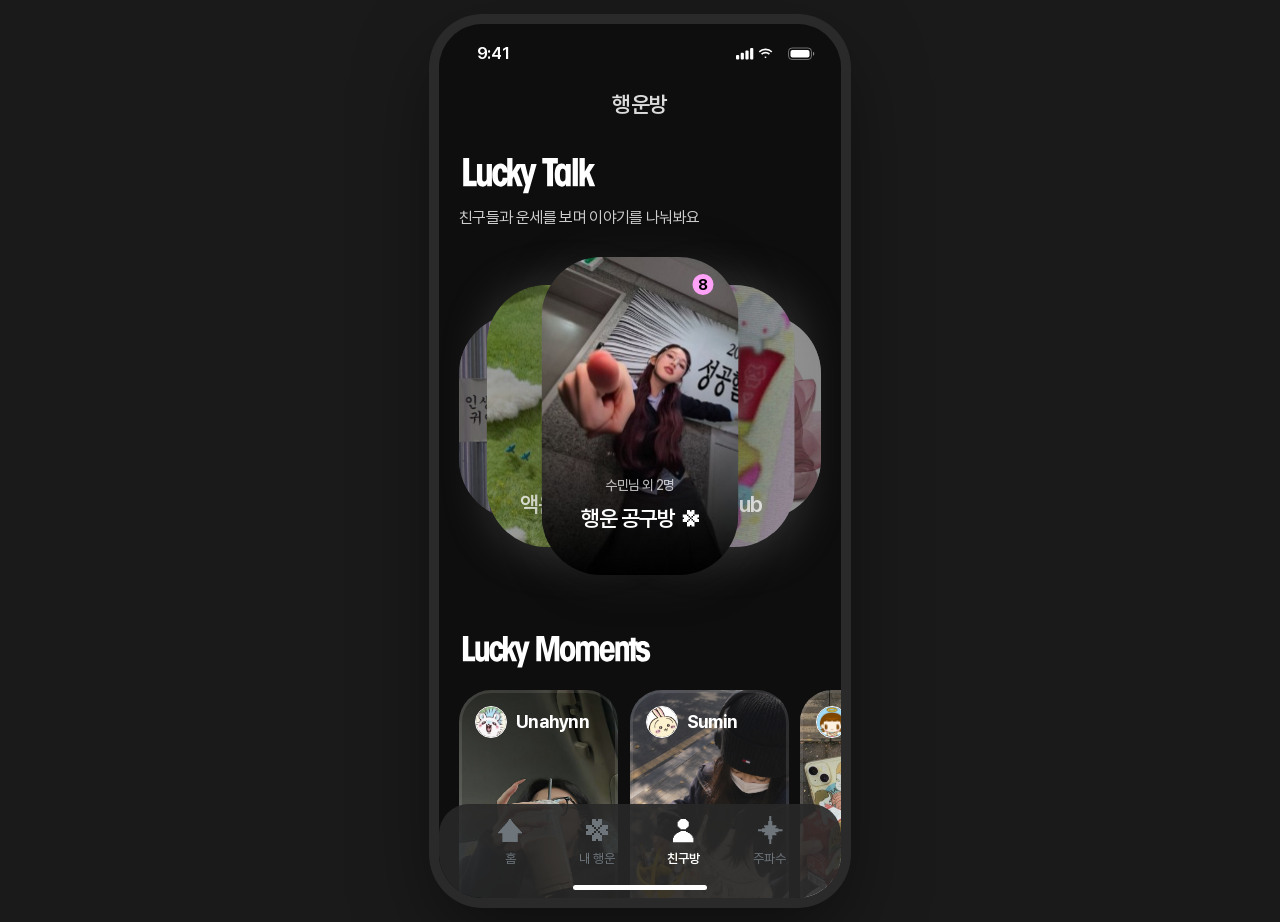
<file: chiring/index.html>
<!doctype html>
<html lang="ko">
  <head>
    <meta charset="UTF-8" />
    <meta name="viewport" content="width=device-width, initial-scale=1.0, viewport-fit=cover" />
    <meta name="theme-color" content="#0e0e0e" />
    <title>치링 행운방</title>
    <script type="module" crossorigin src="./assets/index-Dumq3RPy.js"></script>
    <link rel="stylesheet" crossorigin href="./assets/index-BHSHMGcn.css">
  </head>
  <body>
    <div id="root"></div>
  </body>
</html>
</file>
<file: chiring/assets/index-BHSHMGcn.css>
@font-face{font-family:Pretendard;font-weight:400;font-display:swap;src:url(./Pretendard-Regular.subset-BZqc2FCe.woff2)format("woff2")}@font-face{font-family:Pretendard;font-weight:500;font-display:swap;src:url(./Pretendard-Medium.subset-D07TkZcI.woff2)format("woff2")}@font-face{font-family:Pretendard;font-weight:600;font-display:swap;src:url(./Pretendard-SemiBold.subset-DdMYyxPR.woff2)format("woff2")}@font-face{font-family:Pretendard;font-weight:700;font-display:swap;src:url(./Pretendard-Bold.subset-NvQkMce4.woff2)format("woff2")}:root{--bg:#0e0e0e;--text:#fff;--text-80:#fffc;--text-70:#ffffffb3;--muted:#6e767c;--pink:#ffa1f7;--font-body:"Pretendard", -apple-system, BlinkMacSystemFont, system-ui, sans-serif;--lightningcss-light: ;--lightningcss-dark:initial;color-scheme:dark}*{box-sizing:border-box;margin:0;padding:0}html,body{font-family:var(--font-body);color:var(--text);-webkit-font-smoothing:antialiased;background:#1a1a1a}button{font:inherit;color:inherit;cursor:pointer;background:0 0;border:0}img{-webkit-user-select:none;user-select:none;-webkit-user-drag:none;display:block}.phone{background:var(--bg);width:100%;max-width:402px;min-height:100dvh;margin:0 auto;position:relative;overflow-x:clip}@media (width>=500px){body{padding:24px 0}.phone{scrollbar-width:none;border-radius:44px;height:874px;min-height:874px;overflow-y:auto;box-shadow:0 0 0 10px #2a2a2a,0 30px 80px #00000080}.phone::-webkit-scrollbar{display:none}}.bottom-nav{z-index:10;-webkit-backdrop-filter:blur(10px);background:#282828e6;border-radius:30px 30px 0 0;height:94px;margin-top:-94px;position:sticky;bottom:0}.bottom-nav__list{grid-template-columns:repeat(4,1fr);padding:12px 28px 0;list-style:none;display:grid}.bottom-nav__item{width:100%;color:var(--muted);letter-spacing:-.065px;flex-direction:column;align-items:center;gap:2px;font-size:13px;line-height:2;display:flex}.bottom-nav__item.is-active{color:#fff;font-weight:600}.home-indicator{background:#fff;border-radius:100px;width:134px;height:5px;position:absolute;bottom:8px;left:50%;transform:translate(-50%)}.status-bar{z-index:5;color:#fff;justify-content:space-between;align-items:center;height:54px;padding:18px 26px 14px 27px;display:flex;position:relative}.status-bar__time{text-align:center;width:54px;font-family:-apple-system, "SF Pro Text", var(--font-body);letter-spacing:-.4px;font-size:17px;font-weight:600}.status-bar--dark{color:#000}.avatar{background:#666;border:1px solid #fff;border-radius:100px;flex:none;display:inline-block;position:relative;overflow:hidden}.avatar img{object-fit:cover;width:100%;max-width:none;height:100%;position:absolute;inset:0}.friends{padding-bottom:118px}.gnb{justify-content:center;align-items:center;height:53px;display:flex;position:relative}.gnb__title{letter-spacing:-.44px;color:#ffffffd9;font-size:22px;font-weight:600;line-height:1.2}.title-img{padding:0 0 0 22.8px;line-height:0}.lucky-talk{padding-top:27px}.lucky-talk__desc{letter-spacing:-.64px;color:var(--text-80);margin-top:14px;padding:0 20px;font-size:16px;line-height:1.3}.carousel{margin-top:28px}.carousel__stage{touch-action:pan-y;height:318px;position:relative}.room-card{text-align:center;-webkit-tap-highlight-color:transparent;border-radius:60px;width:197px;height:318px;transition:left .45s cubic-bezier(.22,1,.36,1),top .45s cubic-bezier(.22,1,.36,1),width .45s cubic-bezier(.22,1,.36,1),height .45s cubic-bezier(.22,1,.36,1),opacity .45s,box-shadow .45s;position:absolute;top:0;left:50%;overflow:hidden;transform:translate(-50%)}.room-card--center{z-index:5;box-shadow:3.5px 3.5px 48px #37373740}.room-card--left,.room-card--right{z-index:4;width:162.6px;height:262.5px;top:28px;box-shadow:3.5px 3.5px 48px #bbbbbb40}.room-card--left{left:calc(50% - 72.5px)}.room-card--right{left:calc(50% + 73.3px)}.room-card--far-left,.room-card--far-right{z-index:3;opacity:.89;width:126px;height:205px;top:57px}.room-card--far-left{left:calc(50% - 118px)}.room-card--far-right{left:calc(50% + 118px)}.room-card--hidden{z-index:1;opacity:0;pointer-events:none;width:126px;height:205px;top:57px}.room-card__img{object-fit:cover;width:100%;height:100%;position:absolute;inset:0}.room-card__gradient{opacity:0;background:linear-gradient(#0000 29.4%,#000 100%);transition:opacity .45s;position:absolute;inset:0}.room-card--center .room-card__gradient{opacity:1}.room-card__dim{background:#0003;transition:opacity .45s;position:absolute;inset:0}.room-card--center .room-card__dim{opacity:0}.room-card--far-left .room-card__dim,.room-card--far-right .room-card__dim{background:#0006}.room-card__badge{background:var(--pink);color:#000;width:21px;height:21px;font-family:"DIN Condensed", var(--font-display);border-radius:100px;font-size:15px;font-weight:700;line-height:22px;transition:opacity .3s;position:absolute;top:17.5px;right:25.5px;box-shadow:3.5px 3.5px 32px #73737340}.room-card__info{flex-direction:column;align-items:center;transition:top .45s cubic-bezier(.22,1,.36,1);display:flex;position:absolute;top:218px;left:0;right:0}.room-card__members{letter-spacing:-.56px;color:var(--text-70);font-size:14px;font-weight:500;line-height:1.45;transition:opacity .3s}.room-card__title{letter-spacing:-.88px;white-space:nowrap;color:#fff;align-items:center;gap:6.7px;margin-top:9px;font-size:22px;font-weight:600;line-height:1.3;display:inline-flex}.room-card--left .room-card__title,.room-card--right .room-card__title{color:var(--text-80)}.room-card:not(.room-card--center) .room-card__badge,.room-card:not(.room-card--center) .room-card__members,.room-card--far-left .room-card__title,.room-card--far-right .room-card__title,.room-card--hidden .room-card__title{opacity:0}.room-card__title{transition:opacity .3s}.room-card:not(.room-card--center) .room-card__info{top:176px}.lucky-moments{margin-top:61px}.moments{scroll-snap-type:x mandatory;scrollbar-width:none;gap:11.7px;margin-top:21.5px;padding:0 20px;scroll-padding:0 20px;list-style:none;display:flex;overflow-x:auto}.moments::-webkit-scrollbar{display:none}.moments>li{scroll-snap-align:start;flex:0 0 159px}.moment{text-align:left;-webkit-tap-highlight-color:transparent;border-radius:32px;width:159px;height:260px;transition:transform .15s;display:block;position:relative;overflow:hidden}.moment:active{transform:scale(.97)}.moment:after{content:"";pointer-events:none;border:3px solid #ffffff1a;border-radius:32px;position:absolute;inset:0}.moment__photo{object-fit:cover;width:100%;height:100%}.moment__shade{background:linear-gradient(#0006,#0000 64.8%);position:absolute;inset:0}.moment__user{align-items:center;gap:9px;display:flex;position:absolute;top:16px;left:16px}.moment__name{letter-spacing:-.72px;font-size:18px;font-weight:700;line-height:1.3}.story{background:var(--bg);touch-action:pan-y;height:874px;transition:transform .25s ease-out;position:relative;overflow:hidden}.story.enter-from-right{animation:.35s cubic-bezier(.22,1,.36,1) story-in-right}.story.enter-from-left{animation:.35s cubic-bezier(.22,1,.36,1) story-in-left}@keyframes story-in-right{0%{opacity:.3;translate:60%}}@keyframes story-in-left{0%{opacity:.3;translate:-60%}}.story__back{color:#fff;width:28px;height:28px;position:absolute;top:67px;left:20px}.story__photo{touch-action:none;border-radius:100px;width:362px;height:442px;position:absolute;top:107.22px;left:20px;overflow:hidden}.story__img{object-fit:cover;width:100%;height:100%}.story__caption{color:#000;letter-spacing:-1.05px;white-space:nowrap;background:#fff;border-radius:45px;justify-content:center;align-items:center;min-width:217px;height:39px;padding:0 29px;font-size:21px;font-weight:500;display:flex;position:absolute;top:46.63px;left:50%;transform:translate(-50%)}.sticker{-webkit-user-select:none;user-select:none;width:0;height:0;position:absolute}.sticker__art{pointer-events:auto;position:absolute;top:0;left:0;transform:translate(-50%,-50%)}.sticker__art img{max-width:none;image-rendering:pixelated;position:absolute}.sticker.is-mine .sticker__art{cursor:grab}.sticker.is-mine:active .sticker__art{cursor:grabbing}.sticker__label{transform:translate(-50%, var(--label-offset,38px));-webkit-backdrop-filter:blur(6px);color:#000;letter-spacing:-.52px;white-space:nowrap;pointer-events:none;background:#ffffff80;border-radius:27px;height:25px;padding:0 9px;font-size:13px;font-weight:600;line-height:25px;position:absolute;top:0;left:0}.sticker.is-stamp .sticker__art{animation:.55s cubic-bezier(.2,.9,.3,1.2) both sticker-stamp;animation-delay:var(--delay,0s)}.sticker.is-stamp .sticker__label{animation:.35s cubic-bezier(.34,1.56,.64,1) both label-in;animation-delay:calc(var(--delay,0s) + .28s)}@keyframes sticker-stamp{0%{opacity:0;rotate:-14deg;scale:1.9}45%{opacity:1;rotate:5deg;scale:.86}70%{rotate:-2deg;scale:1.08}to{opacity:1;rotate:0deg;scale:1}}@keyframes label-in{0%{opacity:0;translate:0 -6px;scale:.6}to{opacity:1;translate:0;scale:1}}@keyframes sticker-pop{0%{opacity:0;scale:.3}to{opacity:1;scale:1}}@media (prefers-reduced-motion:reduce){.sticker.is-stamp .sticker__art,.sticker.is-stamp .sticker__label{animation:none}}.story__author{justify-content:center;align-items:center;gap:7px;display:flex;position:absolute;top:564.5px;left:0;right:0}.story__avatar{background:#d1d7de;border:1.29px solid #7b7b7b}.story__name{letter-spacing:-.72px;font-size:18px;font-weight:700}.energy-btn{-webkit-backdrop-filter:blur(20px);-webkit-tap-highlight-color:transparent;background:#3f3f3f4d;border:1.4px solid #2d2d2d;border-radius:50%;place-items:center;transition:transform .15s;display:grid;position:absolute}.energy-btn:active{transform:scale(.9)}.energy-btn img{image-rendering:pixelated}.story__hint{text-align:center;letter-spacing:-.56px;color:#ffffffb3;font-size:14px;position:absolute;top:729px;left:0;right:0}.story__message{background:#282828;border-radius:40px;width:362px;height:60px;position:absolute;top:780.22px;left:20px}.story__message input{color:#fff;width:100%;height:100%;font:inherit;letter-spacing:-.72px;background:0 0;border:0;outline:0;padding:0 70px 0 35px;font-size:18px}.story__message input::placeholder{color:#fffc}.story__send{background:#ff39c7;border-radius:50%;place-items:center;width:44px;height:44px;display:grid;position:absolute;top:7.7px;right:9px}.story__toast{white-space:nowrap;background:#282828f2;border-radius:20px;padding:10px 16px;font-size:14px;animation:.3s ease-out sticker-pop;position:absolute;bottom:110px;left:50%;transform:translate(-50%)}.sticker.is-ghost{z-index:20;pointer-events:none}.sticker.is-ghost .sticker__art{filter:drop-shadow(0 6px 12px #00000080);transform:translate(-50%,-50%)scale(1.15)}.energy-btn{touch-action:none;cursor:grab}.story__photo,.story__author,.story__message,.story__send,.energy-btn,.story__hint{transition:transform .35s cubic-bezier(.22,1,.36,1),top .35s cubic-bezier(.22,1,.36,1),height .35s cubic-bezier(.22,1,.36,1),width .35s cubic-bezier(.22,1,.36,1),right .35s cubic-bezier(.22,1,.36,1),background .35s,opacity .25s}.story.is-typing .story__photo{transform-origin:50% 0;transform:translateY(-24.72px)scale(.733)}.story.is-typing .story__author{transform:translateY(-141px)scale(.83)}.story.is-typing .energy-btn,.story.is-typing .story__hint{opacity:0;pointer-events:none}.story.is-typing .story__message{-webkit-backdrop-filter:blur(15px);background:#ffffff30;height:50px;top:505px}.story.is-typing .story__message input{color:#fff;padding-left:22px;font-size:17px}.story.is-typing .story__send{width:40px;height:40px;top:5px;right:5px}@font-face{font-family:Oswald;font-style:normal;font-display:swap;font-weight:600;src:url(./oswald-cyrillic-ext-600-normal-DJv8RkPb.woff2)format("woff2"),url(./oswald-cyrillic-ext-600-normal-CXH_3Vsf.woff)format("woff");unicode-range:U+460-52F,U+1C80-1C8A,U+20B4,U+2DE0-2DFF,U+A640-A69F,U+FE2E-FE2F}@font-face{font-family:Oswald;font-style:normal;font-display:swap;font-weight:600;src:url(./oswald-cyrillic-600-normal-OIkAk3Qq.woff2)format("woff2"),url(./oswald-cyrillic-600-normal-B7zyAoGs.woff)format("woff");unicode-range:U+301,U+400-45F,U+490-491,U+4B0-4B1,U+2116}@font-face{font-family:Oswald;font-style:normal;font-display:swap;font-weight:600;src:url(./oswald-vietnamese-600-normal-h0z1RevK.woff2)format("woff2"),url(./oswald-vietnamese-600-normal-CH5CIKWT.woff)format("woff");unicode-range:U+102-103,U+110-111,U+128-129,U+168-169,U+1A0-1A1,U+1AF-1B0,U+300-301,U+303-304,U+308-309,U+323,U+329,U+1EA0-1EF9,U+20AB}@font-face{font-family:Oswald;font-style:normal;font-display:swap;font-weight:600;src:url(./oswald-latin-ext-600-normal-5Cvn_Zbc.woff2)format("woff2"),url(./oswald-latin-ext-600-normal-BUCHT9gM.woff)format("woff");unicode-range:U+100-2BA,U+2BD-2C5,U+2C7-2CC,U+2CE-2D7,U+2DD-2FF,U+304,U+308,U+329,U+1D00-1DBF,U+1E00-1E9F,U+1EF2-1EFF,U+2020,U+20A0-20AB,U+20AD-20C0,U+2113,U+2C60-2C7F,U+A720-A7FF}@font-face{font-family:Oswald;font-style:normal;font-display:swap;font-weight:600;src:url(./oswald-latin-600-normal-plFmSr5g.woff2)format("woff2"),url(./oswald-latin-600-normal-DRToI_2E.woff)format("woff");unicode-range:U+??,U+131,U+152-153,U+2BB-2BC,U+2C6,U+2DA,U+2DC,U+304,U+308,U+329,U+2000-206F,U+20AC,U+2122,U+2191,U+2193,U+2212,U+2215,U+FEFF,U+FFFD}:root{--font-number:"DIN Condensed", "Oswald", "Pretendard", sans-serif}.chat{color:#121212;background:#eff0f3;height:874px;position:relative;overflow:hidden}.chat__gnb{height:53px;position:absolute;top:54px;left:0;right:0}.chat__back{color:#000;width:28px;height:28px;position:absolute;top:13px;left:20px}.chat__title{letter-spacing:-.44px;color:#000;pointer-events:none;justify-content:center;align-items:center;gap:3px;font-size:22px;font-weight:600;line-height:1.2;display:flex;position:absolute;top:14px;left:0;right:0}.chat__count{letter-spacing:-.2px;color:#68717d;margin-left:5px;font-size:20px;font-weight:500}.chat__scroll{scrollbar-width:none;flex-direction:column;padding:9px 20px 20px 22px;display:flex;position:absolute;inset:107px 0 106px;overflow-y:auto}.chat__scroll::-webkit-scrollbar{display:none}.chat__date{letter-spacing:-.56px;color:#68717d;background:#e4e8ed;border-radius:200px;align-self:center;height:31px;padding:0 11px;font-size:14px;line-height:31px}.chat__from{gap:7.4px;margin-top:9px;display:flex}.chat__avatar{border-radius:50%;flex:none;width:40.6px;height:40.6px;margin-top:19px}.chat__from-body{flex-direction:column;align-items:flex-start;display:flex}.chat__name{letter-spacing:-.12px;height:17px;margin-bottom:2px;font-size:12px;line-height:1.45}.bubble{letter-spacing:-.16px;word-break:keep-all;border-radius:14px;max-width:260px;padding:9px 14px;font-size:15.7px;font-weight:500;line-height:1.45}.bubble--dark{color:#fff;background:#121212}.bubble--mine{color:#000;background:#ffa1f7;align-self:flex-end;margin-top:12px;font-size:15.1px;animation:.25s ease-out bubble-in}.chat__from+.bubble--mine{margin-top:32px}@keyframes bubble-in{0%{opacity:0;translate:0 8px}}.chat__signal{-webkit-tap-highlight-color:transparent;width:221px;height:239px;margin:12px 0 22px;transition:transform .15s}.chat__signal:active{transform:scale(.97)}.chat__signal img{width:100%;height:100%;animation:2.8s ease-in-out infinite seal-wiggle}@keyframes seal-wiggle{0%,80%,to{rotate:0deg}85%{rotate:-2deg}90%{rotate:2deg}95%{rotate:-1deg}}.chat__input{height:53px;position:absolute;top:774.8px;left:25.5px;right:25.5px}.chat__plus{color:#b8bcc4;background:#fff;border-radius:50%;width:43px;height:42px;font-size:26px;line-height:42px;position:absolute;top:5px;left:0}.chat__field{background:#fff;border-radius:130px;width:301px;height:53px;position:absolute;top:0;left:50px}.chat__field input{width:100%;height:100%;font:inherit;letter-spacing:-.48px;color:#121212;background:0 0;border:0;outline:0;padding:0 56px 0 17.5px;font-size:16px}.chat__field input::placeholder{color:#363a4359}.chat__send{background:#121212;border-radius:50%;place-items:center;width:34.7px;height:34.7px;display:grid;position:absolute;top:8.8px;right:10px}.chat__indicator{background:#000;border-radius:100px;width:134px;height:5px;margin-left:-67px;position:absolute;bottom:8px;left:50%}.sig{color:#fff;height:874px;position:relative;overflow:hidden}.sig--card{background:radial-gradient(70% 45% at 50% 52%,#0b4552 0%,#062a33 40%,#020b0e 75%,#000 100%)}.sig__gnb{z-index:6;height:53px;position:absolute;top:54px;left:0;right:0}.sig__close{place-items:center;width:30px;height:30px;display:grid;position:absolute;top:12px;left:14px}.sig__title{z-index:2;pointer-events:none;width:194.3px;margin-left:-97.15px;position:absolute;top:124px;left:50%}.sig__title--lg{width:242.7px;margin-left:-121.35px;top:123px}.sig__hint{text-align:center;letter-spacing:-.56px;color:#fff9;font-size:14px;line-height:1.3;position:absolute;top:700px;left:0;right:0}.sig__btn{color:#000;letter-spacing:-.4px;background:#f4f2f4;border-radius:40px;width:362px;height:56px;font-size:20px;font-weight:600;position:absolute;top:784px;left:20px}.sig__indicator{background:#fff;border-radius:100px;width:134px;height:5px;margin-left:-67px;position:absolute;bottom:8px;left:50%}.sig__toast{z-index:20;color:#fff;white-space:nowrap;background:#282828f2;border-radius:20px;padding:10px 16px;font-size:14px;animation:.25s ease-out bubble-in;position:absolute;bottom:150px;left:50%;transform:translate(-50%)}.sig__toast--light{background:#121212;bottom:110px}.sig__bottom-glow{filter:blur(40px);opacity:.35;pointer-events:none;background:radial-gradient(40% 50% at 30%,#0c53b7e6,#0000 70%),radial-gradient(50% 45% at 65% 55%,#3be7ff8c,#0000 70%);height:480px;transition:opacity .6s;animation:7s ease-in-out infinite alternate bottom-drift;position:absolute;bottom:-260px;left:-170px;right:-170px}.sig--card.is-flipped .sig__bottom-glow{opacity:.8}@keyframes bottom-drift{to{transform:translate(40px)scale(1.06)}}.flip{z-index:1;perspective:1400px;-webkit-tap-highlight-color:transparent;width:326px;height:412px;position:absolute;top:257px;left:38px}.flip:before{content:"";border-radius:100px;animation:3.4s ease-in-out infinite card-breathe;position:absolute;inset:0;box-shadow:0 0 30px 6px #39caff73}@keyframes card-breathe{0%,to{opacity:.4}50%{opacity:.9}}.flip__inner{transform-style:preserve-3d;transition:transform .7s cubic-bezier(.3,1.3,.4,1);position:absolute;inset:0}.sig--card.is-flipped .flip__inner{transform:rotateY(180deg)}.flip__face{backface-visibility:hidden;border-radius:100px;position:absolute;inset:0}.flip__front-img{width:402px;max-width:none;height:504px;position:absolute;top:-46px;left:-38px}.flip__back{color:#000;background:radial-gradient(85% 70% at 35% 25%,#f2fdff 0%,#c4f4ff 40%,#8ee7ff 75%,#6adcff 100%);display:block;overflow:hidden;transform:rotateY(180deg);box-shadow:0 0 20px 4px #39caff}.flip__sheen{pointer-events:none;border-radius:100px;position:absolute;inset:0;overflow:hidden}.flip__sheen:before{content:"";mix-blend-mode:soft-light;background:radial-gradient(closest-side at 30% 30%,#ffffff59,#0000 70%),radial-gradient(closest-side at 70% 75%,#aaf4ff40,#0000 70%);animation:8s ease-in-out infinite alternate sheen-drift;position:absolute;inset:-35%}.flip__sheen--back:before{mix-blend-mode:normal;opacity:.6}@keyframes sheen-drift{0%{transform:translate(-10%,-8%)rotate(0)}to{transform:translate(12%,10%)rotate(20deg)}}.flip__to,.flip__from{text-align:center;letter-spacing:-.72px;color:#000c;font-size:18px;font-weight:500;line-height:1.3;position:absolute;left:0;right:0}.flip__to{top:32px}.flip__from{top:353px}.flip__msg{text-align:center;white-space:pre-line;word-break:keep-all;letter-spacing:-1.44px;justify-content:center;align-items:center;font-size:36px;font-weight:600;line-height:1.5;display:flex;position:absolute;inset:75px 20px}.sig--listen{background:#000}.sig__icon{width:24px;height:24px;transition:transform .15s;position:absolute;top:15px}.sig__icon:active{transform:scale(.85)}.sig__icon img{width:24px;height:24px}.sig__icon--heart{left:318px}.sig__icon--heart.is-on img{filter:brightness(0)saturate()invert(39%)sepia(96%)saturate(3200%)hue-rotate(296deg)brightness(104%)contrast(101%);animation:.35s ease-out heart-pop}@keyframes heart-pop{50%{transform:scale(1.35)}}.sig__icon--share{left:358px}.signal-wave{pointer-events:none;width:402px;height:874px;position:absolute;inset:0}.listen__percent{z-index:2;text-align:center;font-family:var(--font-number);letter-spacing:-1.56px;font-variant-numeric:tabular-nums;font-size:52px;font-weight:600;line-height:1;position:absolute;top:430px;left:0;right:0}.listen__percent small{font-size:.82em}.listen__line{z-index:2;text-align:center;letter-spacing:-.34px;font-size:17px;font-weight:500;line-height:1.3;animation:.6s ease-out line-in;position:absolute;top:507px;left:0;right:0}@keyframes line-in{0%{opacity:0;translate:0 6px}}.listen__play{z-index:2;background:#fff;border-radius:50%;place-items:center;width:88px;height:88px;transition:transform .15s;display:grid;position:absolute;top:726px;left:157px}.listen__play:active{transform:scale(.92)}.listen__skip{z-index:2;width:28px;height:28px;position:absolute}.listen__skip img{width:28px;height:28px}.listen__skip--back{top:757px;left:97px}.listen__skip--fwd{top:758px;left:277px}.done{color:#000;background:#13e2ff;height:874px;position:relative;overflow:hidden}.done__hero{width:402px;max-width:none;height:479px;position:absolute;top:0;left:0}.done__sheet{filter:blur(6px);background:#fff;border-radius:50%;width:608px;height:611px;position:absolute;top:338px;left:-103px}.done__sheet:after{content:"";background:#fff;position:absolute;inset:260px 0 -200px}.done__title{width:273.7px;height:99px;position:absolute;top:367px;left:66px}.gauge{background:#13e2ff;border-radius:50px;width:362px;height:131px;position:absolute;top:494px;left:20px;overflow:hidden;box-shadow:0 0 23.7px #bbbbbb40}.gauge__label{text-align:center;letter-spacing:-.64px;font-size:16px;font-weight:700;line-height:1.3;position:absolute;top:14px;left:0;right:0}.gauge__value{text-align:center;font-family:var(--font-number);letter-spacing:-1.3px;font-size:44px;font-weight:600;line-height:1;position:absolute;top:44px;left:0;right:0}.gauge__value small{font-size:.8em}.gauge__wave{width:361px;height:18px;animation:3s ease-in-out infinite alternate wave-slide;position:absolute;top:103px;left:1px}.gauge__bubble{width:42.7px;height:42.7px;animation:2.4s ease-in-out infinite bubble-bob;position:absolute;top:81px;left:260px}@keyframes wave-slide{to{transform:translate(-6px)scaleY(1.2)}}@keyframes bubble-bob{50%{transform:translateY(-5px)rotate(12deg)}}.stat{background:#f6f5fb;border-radius:50px;width:176px;height:129px;position:absolute;top:635px}.stat--left{left:20px}.stat--right{left:205px}.stat__label{letter-spacing:-.64px;color:#9198a2;font-size:16px;font-weight:600;line-height:1.3;position:absolute;top:20px;left:24px}.stat__value{font-family:var(--font-number);letter-spacing:-1.2px;align-items:baseline;gap:4px;font-size:40px;font-weight:600;line-height:1;display:flex;position:absolute;top:72px;right:20px}.stat__plus{font-size:28px}.done__btn{color:#fff;letter-spacing:-.4px;background:#121212;border-radius:40px;width:362px;height:56px;font-size:20px;font-weight:600;position:absolute;top:784px;left:20px}@media (prefers-reduced-motion:reduce){.flip__sheen:before,.flip:before,.sig__bottom-glow,.chat__signal img,.gauge__wave,.gauge__bubble{animation:none}}.freq{background:#121212;height:874px;animation:.3s ease-out freq-in;position:relative;overflow:hidden}@keyframes freq-in{0%{opacity:0;translate:24px}}.freq__gnb{height:53px;position:absolute;top:54px;left:0;right:0}.freq__gnb-title{text-align:center;letter-spacing:-.2px;color:#b8b8b8;pointer-events:none;font-size:20px;font-weight:600;line-height:1.2;position:absolute;top:15px;left:0;right:0}.freq__close{place-items:center;width:30px;height:30px;display:grid;position:absolute;top:12.5px;left:14px}.freq__title{text-align:center;letter-spacing:-1.28px;color:#fff;font-size:32px;font-weight:600;line-height:1.3;position:absolute;top:135px;left:0;right:0}.freq__title em{color:#ffa1f7;font-style:normal}.freq__title--friend{top:131px}.freq__desc{text-align:center;letter-spacing:-.64px;color:#fff;font-size:16px;font-weight:500;line-height:1.3;position:absolute;top:235px;left:0;right:0}.who__card{-webkit-tap-highlight-color:transparent;background:#f4f2f4;border-radius:60px;width:176px;height:260px;transition:background .25s,transform .15s;position:absolute;top:373px}.who__card:first-child{left:20px}.who__card:last-child{left:206px}.who__card:active{transform:scale(.97)}.who__card.is-picked{background:#ffa1f7}.who__title{position:absolute;top:36.7px;left:50%;transform:translate(-50%)}.who__desc{text-align:center;letter-spacing:-.64px;color:#000;font-size:16px;font-weight:700;line-height:1.4;position:absolute;top:86px;left:0;right:0}.who__arrow{background:#ff39c7;border-radius:50%;place-items:center;width:46px;height:46px;transition:background .25s;display:grid;position:absolute;top:202px;left:65px}.who__card.is-picked .who__arrow{background:#000}.friend-list{scrollbar-width:none;flex-direction:column;gap:12px;padding:0 20px 100px;list-style:none;display:flex;position:absolute;inset:271px 0 0;overflow-y:auto}.friend-list::-webkit-scrollbar{display:none}.friend-row{text-align:left;-webkit-tap-highlight-color:transparent;background:#262626;border-radius:20px;width:362px;height:75px;transition:opacity .2s;display:block;position:relative}.friend-list.has-pick .friend-row:not(.is-picked){opacity:.4}.friend-row.is-picked:after{content:"";pointer-events:none;border:2px solid #ffbeec;border-radius:20px;position:absolute;inset:0}.friend-row__avatar{border:1px solid #525252;border-radius:50%;width:44px;height:44px;position:absolute;top:16px;left:16px;overflow:hidden}.friend-row__avatar img{object-fit:cover;width:100%;max-width:none;height:100%;position:absolute;inset:0}.friend-row__name{letter-spacing:-.16px;color:#fff;font-size:16px;font-weight:500;line-height:1.45;position:absolute;top:16px;left:77px}.friend-row__need{letter-spacing:-.14px;color:#fffc;font-size:14px;font-weight:400;line-height:1.45;position:absolute;top:40px;left:77px}.friend-row.is-picked .friend-row__name{font-weight:600}.friend-row.is-picked .friend-row__need{font-weight:500}.friend-row__dot{border-radius:50%;width:16px;height:16px;position:absolute;top:16px;left:330px}.freq__actions{height:56px;position:absolute;top:784px;left:20px;right:20px}.freq__btn{letter-spacing:-.4px;border-radius:40px;height:56px;font-size:20px;font-weight:600;line-height:1.2;transition:opacity .2s;position:absolute;top:0}.freq__btn--prev{color:#bbb;background:#4f4f4f;width:178px;left:0}.freq__btn--next{color:#000;background:#f4f2f4;width:176px;left:186px}.freq__btn--next:disabled{opacity:.4;cursor:default}.freq__indicator{background:#6d6d6d;border-radius:100px;width:134px;height:5px;margin-left:-66.5px;position:absolute;bottom:8px;left:50%}.compose__glow{pointer-events:none;width:402px;max-width:none;height:297px;position:absolute;top:235.5px;left:0}.compose__card{cursor:text;background:linear-gradient(#ffa1f7 0%,#ff39c7 77.58%,#aaf4ff 103.44%);border-radius:80px;place-items:center;width:362px;height:250px;transition:transform .15s;display:grid;position:absolute;top:259px;left:20px}.compose__placeholder{letter-spacing:-.4px;color:#fffc;font-size:20px;font-weight:600;line-height:1.5}.compose__text,.compose__input{width:300px;font:inherit;letter-spacing:-.4px;text-align:center;color:#000;white-space:pre-wrap;word-break:keep-all;font-size:20px;font-weight:600;line-height:1.5}.compose__input{resize:none;caret-color:#000;field-sizing:content;background:0 0;border:0;outline:0;max-height:200px}.compose__input::placeholder{color:#00000059}.keywords{animation:.3s ease-out freq-in;position:absolute;top:573px;left:20px;right:20px}.keywords__q{letter-spacing:-.88px;font-size:22px;font-weight:600;line-height:1.3}.keywords__chips{flex-wrap:wrap;gap:8px;margin-top:23px;display:flex}.chip{color:#838383;letter-spacing:-.16px;white-space:nowrap;background:#2c2c2c;border-radius:100px;height:40px;padding:0 16px;font-size:16px;font-weight:500;line-height:1.2;transition:background .2s,color .2s,transform .15s}.chip:active{transform:scale(.95)}.chip.is-on{color:#fff;background:#ff39c7;font-weight:600}.chip--add{align-items:center;gap:5px;font-size:15px;display:inline-flex}.chip__plus{text-align:center;background:#121212;border-radius:38px;width:20px;height:20px;line-height:20px}.chip--input{outline:1.5px solid #ff39c7;align-items:center;display:inline-flex}.chip--input input{color:#fff;width:110px;font:inherit;background:0 0;border:0;outline:0;font-size:16px}.energy-card{text-align:center;color:#000;background-size:100% 100%;border-radius:80px;width:306px;height:401px;animation:.6s cubic-bezier(.22,1,.36,1) card-reveal;position:absolute;top:273px;left:48px;overflow:hidden}@keyframes card-reveal{0%{opacity:0;rotate:-4deg;scale:.85}}.energy-card__sub{letter-spacing:-.6px;white-space:pre-line;font-size:15px;font-weight:600;line-height:1.35;position:absolute;top:33px;left:0;right:0}.energy-card__title{letter-spacing:-1.6px;font-size:40px;font-weight:700;line-height:1.3;position:absolute;top:89px;left:0;right:0}.energy-card__desc{letter-spacing:-.48px;color:#333;white-space:pre-line;font-size:12px;font-weight:400;line-height:1.5;position:absolute;top:163px;left:0;right:0}.energy-card__tags{flex-direction:column;align-items:center;gap:8px;display:flex;position:absolute;top:285px;left:0;right:0}.energy-card__tag-row{justify-content:center;gap:8px;display:flex}.energy-card__tags span{letter-spacing:-.56px;white-space:nowrap;background:#fffc;border-radius:14px;height:35px;padding:0 12px;font-size:14px;font-weight:500;line-height:35px}.freq__gnb-title--white{color:#fff}.loading{background:#121212}.loading__blob{filter:blur(90px);opacity:.85;will-change:transform;border-radius:50%;position:absolute}.loading__blob--a{background:var(--c1);width:640px;height:640px;animation:6s ease-in-out infinite alternate blob-a;top:-260px;left:-300px}.loading__blob--b{background:radial-gradient(circle at 40% 40%, var(--c2), transparent 70%);width:700px;height:700px;animation:5s ease-in-out infinite alternate blob-b;top:520px;left:-40px}.loading__blob--c{background:var(--c3);opacity:.7;width:520px;height:520px;animation:4.5s ease-in-out infinite alternate blob-c;top:640px;left:120px}@keyframes blob-a{to{transform:translate(120px,140px)scale(1.15)}}@keyframes blob-b{to{transform:translate(-140px,-160px)scale(1.2)}}@keyframes blob-c{to{transform:translate(-200px,-120px)scale(.85)}}.loading__title{text-align:center;letter-spacing:-1.28px;color:#fff9;font-size:32px;font-weight:600;line-height:1.3;position:absolute;top:135px;left:0;right:0}.loading__dots i{font-style:normal;animation:1.2s infinite dot-blink}.loading__dots i:nth-child(2){animation-delay:.2s}.loading__dots i:nth-child(3){animation-delay:.4s}@keyframes dot-blink{0%,to{opacity:.2}40%{opacity:1}}.loading__indicator{background:#fff9}@media (prefers-reduced-motion:reduce){.loading__blob{animation:none}}.signal__title{width:242.61px;height:67.98px;position:absolute;top:150.11px;left:79.63px}.signal__title img{width:100%;height:100%}.signal__title-fill{width:225.92px;height:51.3px;transition:background .4s;animation:3s ease-in-out infinite signal-glow;position:absolute;top:8.34px;left:8.34px;-webkit-mask-size:100% 100%;mask-size:100% 100%}@keyframes signal-glow{50%{filter:brightness(1.15)saturate(1.1)}}.signal__stage{touch-action:pan-y;height:352px;position:absolute;top:302px;left:0;right:0}.signal-card{-webkit-tap-highlight-color:transparent;width:350px;height:377px;transition:transform .4s cubic-bezier(.22,1,.36,1),opacity .4s;position:absolute;top:-12px;left:26px}.signal-card img{width:100%;height:100%}.signal-card--center{z-index:3}.signal-card--left,.signal-card--right{z-index:1;opacity:.6}.signal-card--left{transform:translate(-161px)scale(.847)}.signal-card--right{transform:translate(161px)scale(.847)}.signal-card--gone-left,.signal-card--gone-right{opacity:0;pointer-events:none}.signal-card--gone-left{transform:translate(-400px)scale(.7)}.signal-card--gone-right{transform:translate(400px)scale(.7)}.signal__dots{gap:8px;display:flex;position:absolute;top:686px;left:181px}.signal__dots button{background:#4f4f4f;border-radius:50%;width:8px;height:8px;transition:background .3s}.signal__dots button.is-on{background:#ff26b7}.freq__btn--wide{color:#000;background:#f4f2f4;width:362px;top:784px;left:20px}.freq__btn--wide:disabled{opacity:.4}.gift__card{width:258.7px;max-width:none;height:278.7px;position:absolute;top:142.1px;left:72.1px}.freq--gift{animation:none}.freq--gift .gift__card{transform-origin:0 0;animation:.75s cubic-bezier(.22,1,.36,1) both gift-card-up}@keyframes gift-card-up{0%{transform:translate(-46.1px,147.9px)scale(1.353)}to{transform:none}}.freq--gift .freq__gnb-title,.freq--gift .gift__message,.freq--gift .freq__btn{animation:.5s ease-out .3s both gift-fade-up}@keyframes gift-fade-up{0%{opacity:0;translate:0 14px}}@media (prefers-reduced-motion:reduce){.freq--gift .gift__card,.freq--gift .freq__gnb-title,.freq--gift .gift__message,.freq--gift .freq__btn{animation:none}}.gift__message{color:#fff;width:328px;height:86px;font:inherit;letter-spacing:-.6px;text-align:center;word-break:keep-all;resize:none;background:#1a1a1a;border:1.6px solid #ffffff80;border-radius:40px;outline:0;padding:20px 28px;font-size:15px;font-weight:500;line-height:1.4;position:absolute;top:439px;left:37px}.gift__message::placeholder{color:#ffffff73}.gift__message:focus{border-color:#ffffffd9}.gift__sent{z-index:10;-webkit-backdrop-filter:blur(8px);background:#0a0a0ae6;place-items:center;animation:.3s ease-out freq-in;display:grid;position:absolute;inset:0}.gift__sent-box{text-align:center;width:362px;height:520px;position:relative}.gift__sent-box img{width:220px;margin:0 auto;animation:.6s cubic-bezier(.22,1,.36,1) card-reveal}.gift__sent-box p{letter-spacing:-1px;margin-top:20px;font-size:26px;font-weight:600;line-height:1.3}.gift__sent-btn{top:auto;bottom:0;left:0}.compose__glow{transform-origin:50%;width:382px;height:276px;animation:3.2s ease-in-out infinite glow-breathe;top:246px;left:10px}@keyframes glow-breathe{0%,to{opacity:.4}50%{opacity:.6}}.compose__card{isolation:isolate;overflow:hidden}.compose__card:before{content:"";z-index:-1;background:radial-gradient(closest-side at 30% 35%,#ffffff73,#0000 70%),radial-gradient(closest-side at 75% 70%,#aaf4ff59,#0000 70%);animation:7s ease-in-out infinite alternate shine-drift;position:absolute;inset:-40%}.compose__card{background-size:100% 140%;animation:6s ease-in-out infinite alternate grad-flow}@keyframes grad-flow{0%{background-position:50% 0}to{background-position:50% 100%}}@keyframes shine-drift{0%{transform:translate(-8%,-6%)rotate(0)}to{transform:translate(10%,8%)rotate(25deg)}}.compose__shine{display:none}.energy-card{isolation:isolate;box-shadow:0 0 12px 1px var(--glow);animation:.6s cubic-bezier(.22,1,.36,1) card-reveal,3s ease-in-out .6s infinite card-glow}.energy-card>:not(.energy-card__light){z-index:1}.energy-card__light{z-index:0;mix-blend-mode:soft-light;pointer-events:none;background:radial-gradient(closest-side at 35% 35%,#ffffffbf,#fff0 70%);animation:8s ease-in-out infinite alternate light-orbit;position:absolute;inset:-30%}@keyframes card-glow{0%,to{box-shadow:0 0 10px 0 color-mix(in srgb, var(--glow) 70%, transparent)}50%{box-shadow:0 0 18px 2px var(--glow)}}@keyframes light-orbit{0%{transform:translate(-10%,-8%)}50%{transform:translate(18%,12%)}to{transform:translate(4%,26%)}}@media (prefers-reduced-motion:reduce){.compose__glow,.compose__card,.compose__card:before,.energy-card,.energy-card__light,.signal__title-fill{animation:none}}.gifted{background:#121212;animation:none}.gifted__bg{pointer-events:none;will-change:transform, opacity;width:482px;max-width:none;height:auto;position:absolute;top:-40px;left:-40px}.gifted__bg--a{transform-origin:20% 0;animation:7s ease-in-out infinite alternate gifted-sway-a}.gifted__bg--b{transform-origin:80% 0;animation:9s ease-in-out infinite alternate gifted-sway-b}@keyframes gifted-sway-a{0%{opacity:.85;transform:translate(-12px,-8px)scale(1)}to{opacity:1;transform:translate(12px,10px)scale(1.05)}}@keyframes gifted-sway-b{0%{opacity:1;transform:translate(10px)scale(1.04)}to{opacity:.75;transform:translate(-12px,12px)scale(1)}}.gifted__title{z-index:2;letter-spacing:-1.12px;color:#fff;font-size:28px;font-weight:600;line-height:1.45;animation:.6s ease-out .2s both gift-fade-up;position:absolute;top:85px;left:20px}.gifted__charm{z-index:1;animation:.9s cubic-bezier(.34,1.4,.64,1) both charm-drop;position:absolute}.gifted__charm img{transform-origin:50% 10%;width:100%;height:auto;animation:3.4s ease-in-out .9s infinite charm-swing}.gifted__charm--metal{width:279px;top:328.2px;left:68.6px}.gifted__charm--wood{width:281.2px;top:292.4px;left:64.9px}.gifted__charm--water{width:268.8px;top:314.5px;left:72.8px}.gifted__charm--earth{width:261.3px;top:317.2px;left:72.8px}.gifted__charm--fire{width:312px;top:322.3px;left:44.6px}@keyframes charm-drop{0%{opacity:0;transform:translateY(-140px)scale(.6)rotate(-18deg)}60%{opacity:1}to{transform:none}}@keyframes charm-swing{0%,to{transform:translateY(0)rotate(0)}25%{transform:translateY(-6px)rotate(3deg)}50%{transform:translateY(-2px)rotate(0)}75%{transform:translateY(-6px)rotate(-3deg)}}.gifted__btn{z-index:2;animation:.5s ease-out .5s both gift-fade-up}.gifted__indicator{background:#ffffffd9}@media (prefers-reduced-motion:reduce){.gifted__bg,.gifted__charm,.gifted__charm img,.gifted__title,.gifted__btn{animation:none}}

/* 팀 프로토타입: 사파리에서 칩이 글자보다 좁게 줄어들며 잘리던 문제 */.keywords__chips>.chip{flex:0 0 auto;min-width:max-content;width:auto;overflow:visible;display:inline-flex;align-items:center;justify-content:center}
</file>
